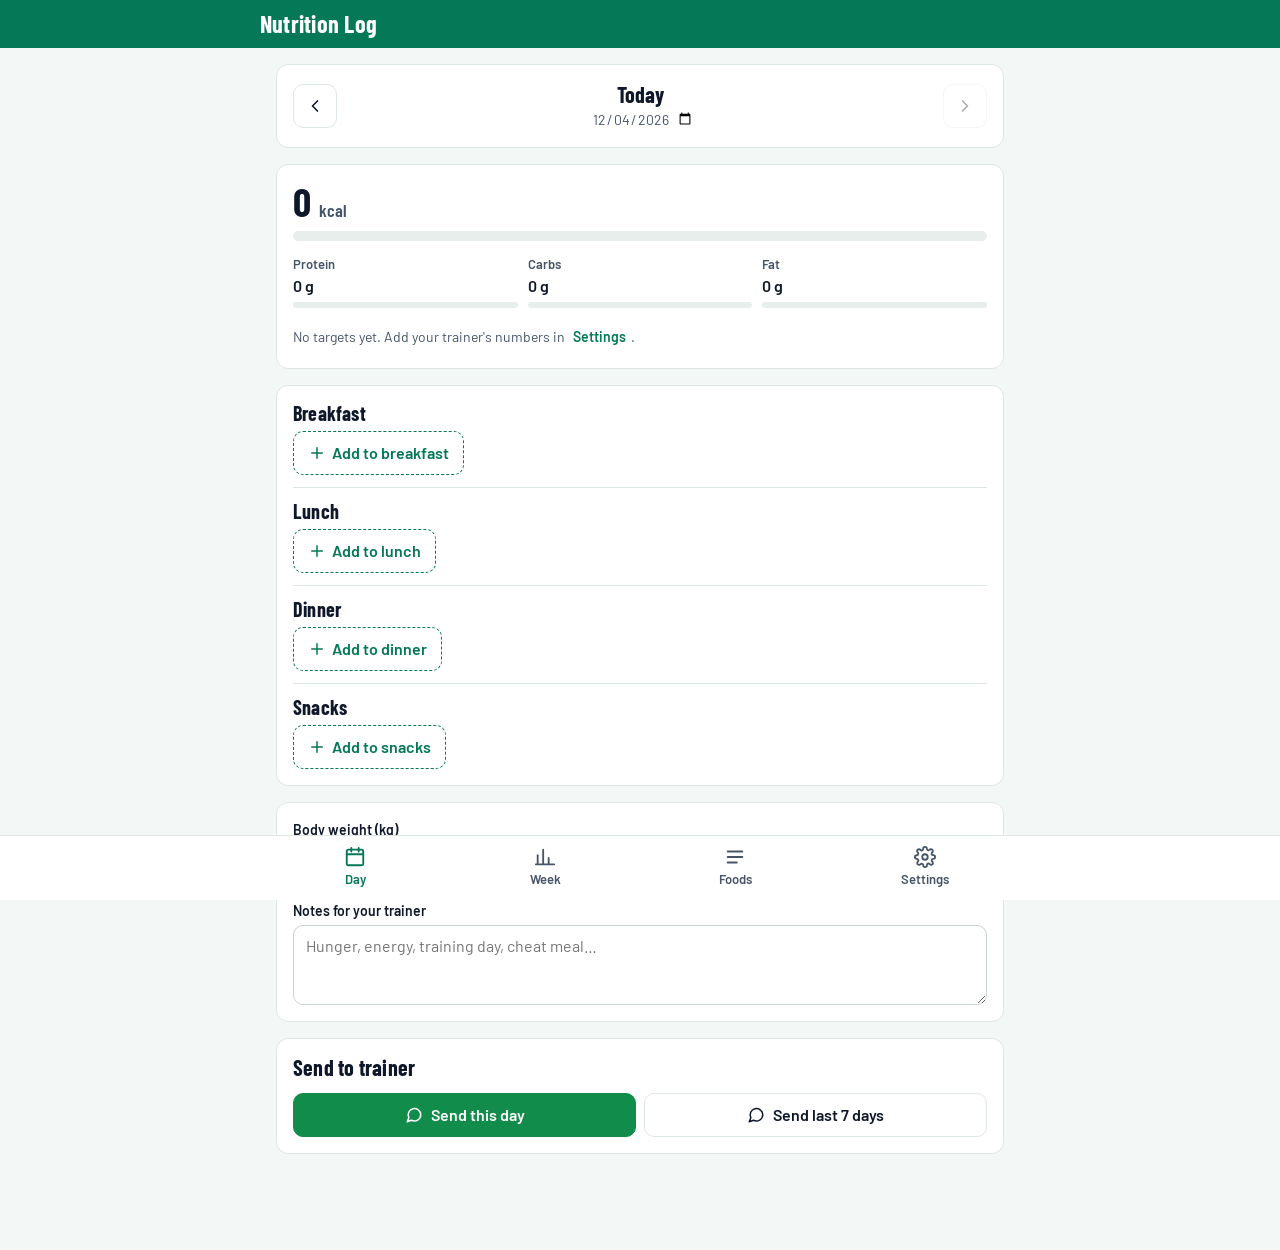
<file: index.html>
<!DOCTYPE html>
<html lang="en">
<head>
<meta charset="utf-8">
<meta name="viewport" content="width=device-width, initial-scale=1, viewport-fit=cover">
<meta name="theme-color" content="#047857">
<meta name="robots" content="noindex">
<title>Nutrition Log</title>
<link rel="manifest" href="manifest.webmanifest">
<link rel="icon" href="icon.svg" type="image/svg+xml">
<link rel="apple-touch-icon" href="icon-192.png">
<meta name="apple-mobile-web-app-capable" content="yes">
<link rel="preconnect" href="https://fonts.googleapis.com">
<link rel="preconnect" href="https://fonts.gstatic.com" crossorigin>
<link href="https://fonts.googleapis.com/css2?family=Barlow+Condensed:wght@600;700&family=Barlow:wght@400;500;600&display=swap" rel="stylesheet">
<link rel="stylesheet" href="style.css">
</head>
<body>
<header class="top">
  <div class="top-row">
    <h1 class="brand">Nutrition Log</h1>
    <span id="sync" class="sync" role="status" aria-live="polite"></span>
  </div>
  <div id="viewer-banner" class="viewer-banner" hidden>View only · shared by Fredrick</div>
</header>

<main id="app"></main>

<nav class="tabs" id="tabs" aria-label="Sections">
  <button data-tab="today" aria-current="page">
    <svg viewBox="0 0 24 24" aria-hidden="true"><rect x="3" y="4" width="18" height="17" rx="2"/><path d="M3 9h18M8 2v4M16 2v4"/></svg>
    <span>Day</span>
  </button>
  <button data-tab="week">
    <svg viewBox="0 0 24 24" aria-hidden="true"><path d="M4 20V10M10 20V4M16 20v-7M22 20H2"/></svg>
    <span>Week</span>
  </button>
  <button data-tab="foods" class="owner-only">
    <svg viewBox="0 0 24 24" aria-hidden="true"><path d="M4 6h16M4 12h16M4 18h10"/></svg>
    <span>Foods</span>
  </button>
  <button data-tab="settings" class="owner-only">
    <svg viewBox="0 0 24 24" aria-hidden="true"><circle cx="12" cy="12" r="3"/><path d="M19.4 15a1.7 1.7 0 0 0 .3 1.8l.1.1a2 2 0 1 1-2.8 2.8l-.1-.1a1.7 1.7 0 0 0-1.8-.3 1.7 1.7 0 0 0-1 1.5V21a2 2 0 1 1-4 0v-.1a1.7 1.7 0 0 0-1.1-1.5 1.7 1.7 0 0 0-1.8.3l-.1.1a2 2 0 1 1-2.8-2.8l.1-.1a1.7 1.7 0 0 0 .3-1.8 1.7 1.7 0 0 0-1.5-1H3a2 2 0 1 1 0-4h.1a1.7 1.7 0 0 0 1.5-1.1 1.7 1.7 0 0 0-.3-1.8l-.1-.1a2 2 0 1 1 2.8-2.8l.1.1a1.7 1.7 0 0 0 1.8.3H9a1.7 1.7 0 0 0 1-1.5V3a2 2 0 1 1 4 0v.1a1.7 1.7 0 0 0 1 1.5 1.7 1.7 0 0 0 1.8-.3l.1-.1a2 2 0 1 1 2.8 2.8l-.1.1a1.7 1.7 0 0 0-.3 1.8V9a1.7 1.7 0 0 0 1.5 1H21a2 2 0 1 1 0 4h-.1a1.7 1.7 0 0 0-1.5 1z"/></svg>
    <span>Settings</span>
  </button>
</nav>

<dialog id="sheet" class="sheet" aria-labelledby="sheet-title">
  <form method="dialog" class="sheet-inner" id="sheet-form"></form>
</dialog>

<div id="toast" class="toast" role="status" aria-live="polite" hidden></div>

<script src="app.js"></script>
</body>
</html>
</file>
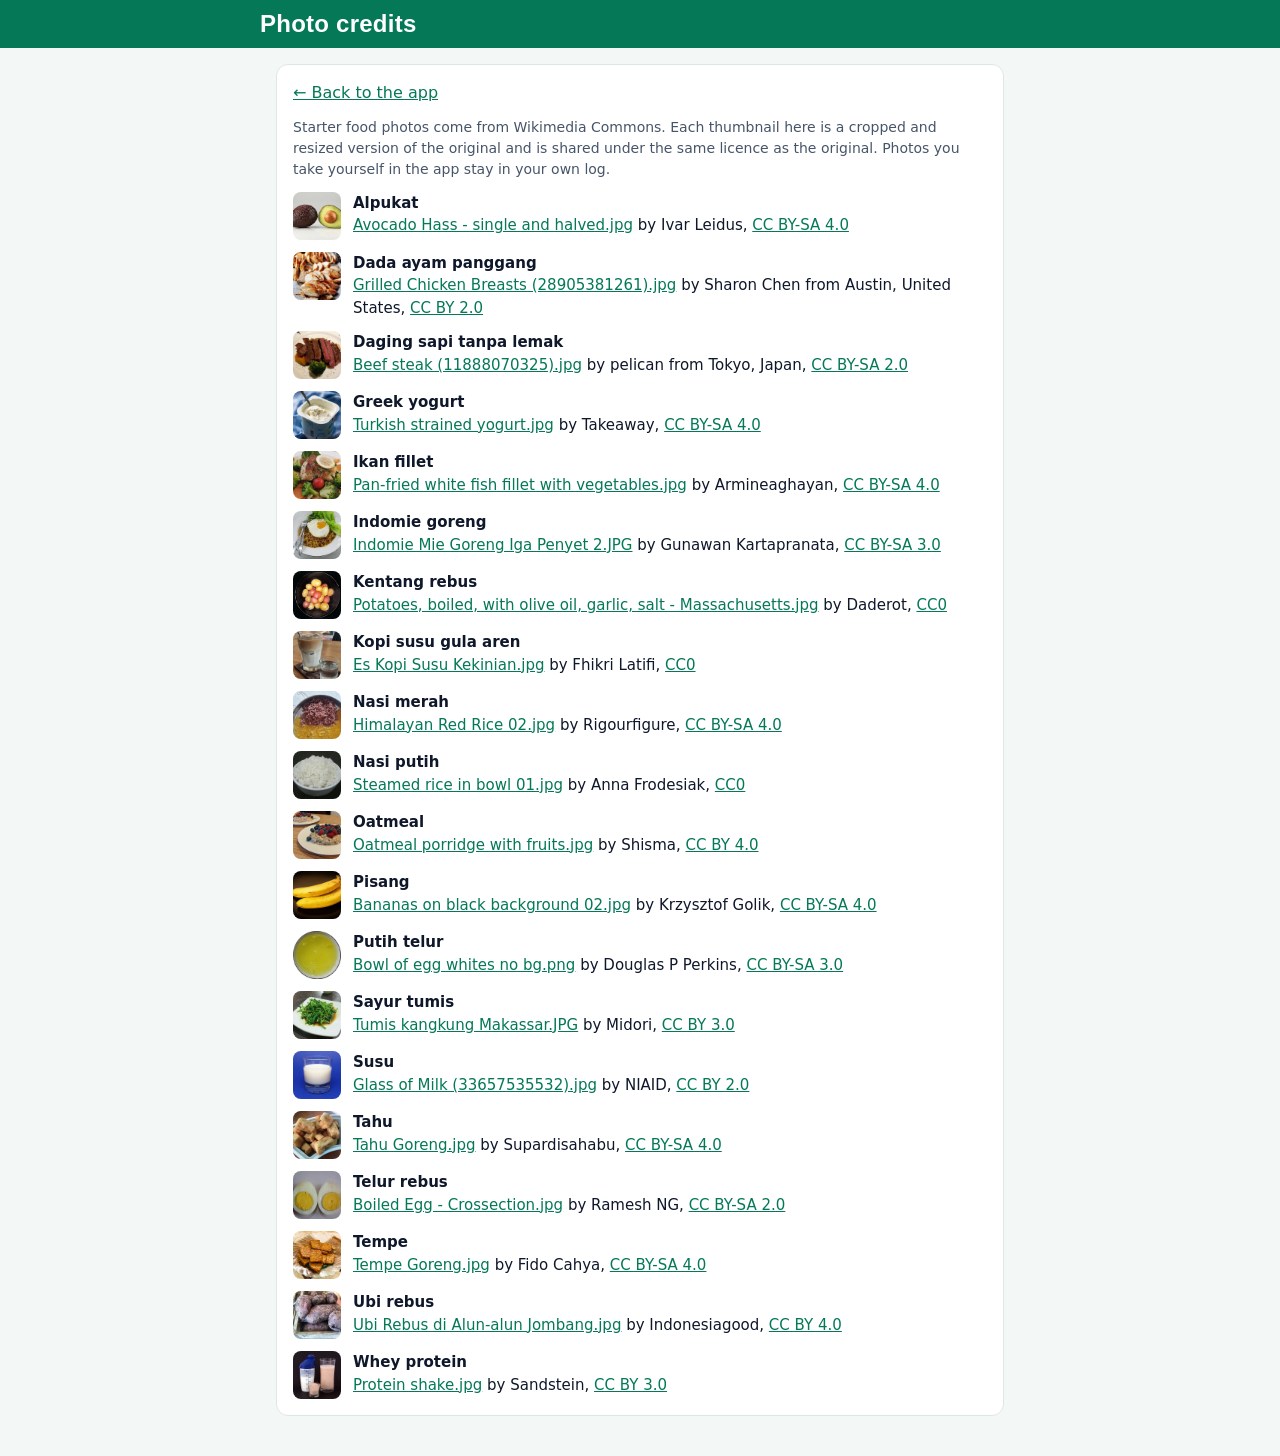
<file: credits.html>
<!DOCTYPE html>
<html lang="en"><head><meta charset="utf-8"><meta name="viewport" content="width=device-width, initial-scale=1"><meta name="robots" content="noindex">
<title>Photo credits · Nutrition Log</title><link rel="stylesheet" href="style.css">
<style>ul{list-style:none;padding:0;margin:0;display:grid;gap:12px} li{display:flex;gap:12px;align-items:flex-start;font-size:.9375rem} li img{border-radius:8px;flex:none;object-fit:cover} a{color:var(--primary);overflow-wrap:anywhere}</style></head>
<body style="padding-bottom:24px"><header class="top"><div class="top-row"><h1 class="brand">Photo credits</h1></div></header>
<main><section class="card stack">
<p style="margin:0"><a href="./">← Back to the app</a></p>
<p class="small muted" style="margin:0">Starter food photos come from Wikimedia Commons. Each thumbnail here is a cropped and resized version of the original and is shared under the same licence as the original. Photos you take yourself in the app stay in your own log.</p>
<ul><li><img src="img/foods/alpukat.webp" alt="" width="48" height="48"><div><b>Alpukat</b><br><a href="https://commons.wikimedia.org/wiki/File:Avocado_Hass_-_single_and_halved.jpg">Avocado Hass - single and halved.jpg</a> by Ivar Leidus, <a href="https://creativecommons.org/licenses/by-sa/4.0">CC BY-SA 4.0</a></div></li><li><img src="img/foods/dada-ayam.webp" alt="" width="48" height="48"><div><b>Dada ayam panggang</b><br><a href="https://commons.wikimedia.org/wiki/File:Grilled_Chicken_Breasts_(28905381261).jpg">Grilled Chicken Breasts (28905381261).jpg</a> by Sharon Chen from Austin, United States, <a href="https://creativecommons.org/licenses/by/2.0">CC BY 2.0</a></div></li><li><img src="img/foods/daging-sapi.webp" alt="" width="48" height="48"><div><b>Daging sapi tanpa lemak</b><br><a href="https://commons.wikimedia.org/wiki/File:Beef_steak_(11888070325).jpg">Beef steak (11888070325).jpg</a> by pelican from Tokyo, Japan, <a href="https://creativecommons.org/licenses/by-sa/2.0">CC BY-SA 2.0</a></div></li><li><img src="img/foods/greek-yogurt.webp" alt="" width="48" height="48"><div><b>Greek yogurt</b><br><a href="https://commons.wikimedia.org/wiki/File:Turkish_strained_yogurt.jpg">Turkish strained yogurt.jpg</a> by Takeaway, <a href="https://creativecommons.org/licenses/by-sa/4.0">CC BY-SA 4.0</a></div></li><li><img src="img/foods/ikan-fillet.webp" alt="" width="48" height="48"><div><b>Ikan fillet</b><br><a href="https://commons.wikimedia.org/wiki/File:Pan-fried_white_fish_fillet_with_vegetables.jpg">Pan-fried white fish fillet with vegetables.jpg</a> by Armineaghayan, <a href="https://creativecommons.org/licenses/by-sa/4.0">CC BY-SA 4.0</a></div></li><li><img src="img/foods/indomie-goreng.webp" alt="" width="48" height="48"><div><b>Indomie goreng</b><br><a href="https://commons.wikimedia.org/wiki/File:Indomie_Mie_Goreng_Iga_Penyet_2.JPG">Indomie Mie Goreng Iga Penyet 2.JPG</a> by Gunawan Kartapranata, <a href="https://creativecommons.org/licenses/by-sa/3.0">CC BY-SA 3.0</a></div></li><li><img src="img/foods/kentang.webp" alt="" width="48" height="48"><div><b>Kentang rebus</b><br><a href="https://commons.wikimedia.org/wiki/File:Potatoes,_boiled,_with_olive_oil,_garlic,_salt_-_Massachusetts.jpg">Potatoes, boiled, with olive oil, garlic, salt - Massachusetts.jpg</a> by Daderot, <a href="http://creativecommons.org/publicdomain/zero/1.0/deed.en">CC0</a></div></li><li><img src="img/foods/kopi-susu.webp" alt="" width="48" height="48"><div><b>Kopi susu gula aren</b><br><a href="https://commons.wikimedia.org/wiki/File:Es_Kopi_Susu_Kekinian.jpg">Es Kopi Susu Kekinian.jpg</a> by Fhikri Latifi, <a href="http://creativecommons.org/publicdomain/zero/1.0/deed.en">CC0</a></div></li><li><img src="img/foods/nasi-merah.webp" alt="" width="48" height="48"><div><b>Nasi merah</b><br><a href="https://commons.wikimedia.org/wiki/File:Himalayan_Red_Rice_02.jpg">Himalayan Red Rice 02.jpg</a> by Rigourfigure, <a href="https://creativecommons.org/licenses/by-sa/4.0">CC BY-SA 4.0</a></div></li><li><img src="img/foods/nasi-putih.webp" alt="" width="48" height="48"><div><b>Nasi putih</b><br><a href="https://commons.wikimedia.org/wiki/File:Steamed_rice_in_bowl_01.jpg">Steamed rice in bowl 01.jpg</a> by Anna Frodesiak, <a href="http://creativecommons.org/publicdomain/zero/1.0/deed.en">CC0</a></div></li><li><img src="img/foods/oatmeal.webp" alt="" width="48" height="48"><div><b>Oatmeal</b><br><a href="https://commons.wikimedia.org/wiki/File:Oatmeal_porridge_with_fruits.jpg">Oatmeal porridge with fruits.jpg</a> by Shisma, <a href="https://creativecommons.org/licenses/by/4.0">CC BY 4.0</a></div></li><li><img src="img/foods/pisang.webp" alt="" width="48" height="48"><div><b>Pisang</b><br><a href="https://commons.wikimedia.org/wiki/File:Bananas_on_black_background_02.jpg">Bananas on black background 02.jpg</a> by Krzysztof Golik, <a href="https://creativecommons.org/licenses/by-sa/4.0">CC BY-SA 4.0</a></div></li><li><img src="img/foods/putih-telur.webp" alt="" width="48" height="48"><div><b>Putih telur</b><br><a href="https://commons.wikimedia.org/wiki/File:Bowl_of_egg_whites_no_bg.png">Bowl of egg whites no bg.png</a> by Douglas P Perkins, <a href="https://creativecommons.org/licenses/by-sa/3.0">CC BY-SA 3.0</a></div></li><li><img src="img/foods/sayur-tumis.webp" alt="" width="48" height="48"><div><b>Sayur tumis</b><br><a href="https://commons.wikimedia.org/wiki/File:Tumis_kangkung_Makassar.JPG">Tumis kangkung Makassar.JPG</a> by Midori, <a href="https://creativecommons.org/licenses/by/3.0">CC BY 3.0</a></div></li><li><img src="img/foods/susu.webp" alt="" width="48" height="48"><div><b>Susu</b><br><a href="https://commons.wikimedia.org/wiki/File:Glass_of_Milk_(33657535532).jpg">Glass of Milk (33657535532).jpg</a> by NIAID, <a href="https://creativecommons.org/licenses/by/2.0">CC BY 2.0</a></div></li><li><img src="img/foods/tahu.webp" alt="" width="48" height="48"><div><b>Tahu</b><br><a href="https://commons.wikimedia.org/wiki/File:Tahu_Goreng.jpg">Tahu Goreng.jpg</a> by Supardisahabu, <a href="https://creativecommons.org/licenses/by-sa/4.0">CC BY-SA 4.0</a></div></li><li><img src="img/foods/telur-rebus.webp" alt="" width="48" height="48"><div><b>Telur rebus</b><br><a href="https://commons.wikimedia.org/wiki/File:Boiled_Egg_-_Crossection.jpg">Boiled Egg - Crossection.jpg</a> by Ramesh NG, <a href="https://creativecommons.org/licenses/by-sa/2.0">CC BY-SA 2.0</a></div></li><li><img src="img/foods/tempe.webp" alt="" width="48" height="48"><div><b>Tempe</b><br><a href="https://commons.wikimedia.org/wiki/File:Tempe_Goreng.jpg">Tempe Goreng.jpg</a> by Fido Cahya, <a href="https://creativecommons.org/licenses/by-sa/4.0">CC BY-SA 4.0</a></div></li><li><img src="img/foods/ubi.webp" alt="" width="48" height="48"><div><b>Ubi rebus</b><br><a href="https://commons.wikimedia.org/wiki/File:Ubi_Rebus_di_Alun-alun_Jombang.jpg">Ubi Rebus di Alun-alun Jombang.jpg</a> by Indonesiagood, <a href="https://creativecommons.org/licenses/by/4.0">CC BY 4.0</a></div></li><li><img src="img/foods/whey.webp" alt="" width="48" height="48"><div><b>Whey protein</b><br><a href="https://commons.wikimedia.org/wiki/File:Protein_shake.jpg">Protein shake.jpg</a> by Sandstein, <a href="https://creativecommons.org/licenses/by/3.0">CC BY 3.0</a></div></li></ul></section></main></body></html>
</file>
<file: style.css>
:root {
  --primary: #047857;
  --primary-ink: #ffffff;
  --primary-soft: #d1fae5;
  --accent: #c2410c;
  --bg: #f3f7f5;
  --card: #ffffff;
  --ink: #0f172a;
  --muted: #475569;
  --line: #dfe7e3;
  --danger: #b91c1c;
  --over: #c2410c;
  --p: #047857;   /* protein */
  --c: #1d4ed8;   /* carbs */
  --f: #b45309;   /* fat */
  --radius: 12px;
  --tabs-h: 64px;
  font-family: "Barlow", system-ui, -apple-system, "Segoe UI", sans-serif;
  color: var(--ink);
  background: var(--bg);
  -webkit-text-size-adjust: 100%;
}
* { box-sizing: border-box; }
html, body { margin: 0; }
body { font-size: 16px; line-height: 1.5; min-height: 100vh; padding-bottom: calc(var(--tabs-h) + env(safe-area-inset-bottom) + 16px); }
button, input, select, textarea { font: inherit; color: inherit; }
button { cursor: pointer; }
:focus-visible { outline: 3px solid var(--primary); outline-offset: 2px; }
h1, h2, h3 { font-family: "Barlow Condensed", "Barlow", sans-serif; letter-spacing: .01em; margin: 0; line-height: 1.15; }
[hidden] { display: none !important; }

/* Header */
.top { position: sticky; top: 0; z-index: 5; background: var(--primary); color: var(--primary-ink); padding: calc(env(safe-area-inset-top) + 10px) 16px 10px; }
.top-row { display: flex; align-items: center; justify-content: space-between; gap: 12px; max-width: 760px; margin: 0 auto; }
.brand { font-size: 1.5rem; font-weight: 700; }
.sync { font-size: .8125rem; opacity: .95; white-space: nowrap; }
.sync.err { background: #fff; color: var(--danger); padding: 2px 8px; border-radius: 999px; font-weight: 600; }
.viewer-banner { max-width: 760px; margin: 6px auto 0; font-size: .875rem; font-weight: 500; }

main { max-width: 760px; margin: 0 auto; padding: 16px; display: grid; gap: 16px; }

/* Cards */
.card { background: var(--card); border: 1px solid var(--line); border-radius: var(--radius); padding: 16px; }
.card h2 { font-size: 1.375rem; font-weight: 700; }
.card-head { display: flex; align-items: center; justify-content: space-between; gap: 8px; margin-bottom: 8px; }
.muted { color: var(--muted); }
.small { font-size: .875rem; }

/* Date bar */
.datebar { display: flex; align-items: center; gap: 8px; }
.datebar .label { flex: 1; text-align: center; }
.datebar .label strong { display: block; font-family: "Barlow Condensed", sans-serif; font-size: 1.375rem; line-height: 1.2; }
.datebar input[type=date] { border: 0; background: none; color: var(--muted); font-size: .875rem; text-align: center; padding: 0; }
.icon-btn { width: 44px; height: 44px; display: inline-grid; place-items: center; border: 1px solid var(--line); background: var(--card); border-radius: 10px; flex: none; }
.icon-btn svg { width: 20px; height: 20px; fill: none; stroke: currentColor; stroke-width: 2; stroke-linecap: round; stroke-linejoin: round; }
.icon-btn:hover { background: var(--bg); }
.icon-btn:disabled { opacity: .35; cursor: default; }

/* Totals */
.kcal-row { display: flex; align-items: baseline; justify-content: space-between; gap: 8px; }
.kcal-big { font-family: "Barlow Condensed", sans-serif; font-size: 2.5rem; font-weight: 700; line-height: 1; }
.kcal-big small { font-size: 1.125rem; color: var(--muted); font-weight: 600; }
.left { font-weight: 600; }
.left.over { color: var(--over); }
.bar { height: 10px; background: #e7eeeb; border-radius: 999px; overflow: hidden; margin: 10px 0 14px; }
.bar > span { display: block; height: 100%; background: var(--primary); border-radius: 999px; transition: width .2s ease; }
.bar.over > span { background: var(--over); }
.macros { display: grid; grid-template-columns: repeat(3, 1fr); gap: 10px; }
.macro .name { font-size: .8125rem; color: var(--muted); font-weight: 600; }
.macro .val { font-weight: 600; }
.macro .bar { height: 6px; margin: 4px 0 0; }
.macro.p .bar > span { background: var(--p); }
.macro.c .bar > span { background: var(--c); }
.macro.f .bar > span { background: var(--f); }
.macro .bar.over > span { background: var(--over); }

/* Meals */
.meal + .meal { border-top: 1px solid var(--line); margin-top: 12px; padding-top: 12px; }
.meal-head { display: flex; align-items: center; justify-content: space-between; gap: 8px; }
.meal-head h3 { font-size: 1.25rem; }
.meal-head .sum { font-size: .875rem; color: var(--muted); }
.entries { list-style: none; margin: 6px 0 0; padding: 0; }
.entry { display: flex; align-items: center; gap: 8px; padding: 8px 0; border-bottom: 1px dashed var(--line); }
.entry:last-child { border-bottom: 0; }
.entry .info { flex: 1; min-width: 0; }
.entry .nm { font-weight: 500; overflow-wrap: anywhere; }
.entry .mac { font-size: .8125rem; color: var(--muted); }
.entry .kc { font-weight: 600; white-space: nowrap; }
.add-btn { margin-top: 6px; display: inline-flex; align-items: center; gap: 6px; min-height: 44px; padding: 0 14px; border: 1px dashed var(--primary); color: var(--primary); background: transparent; border-radius: 10px; font-weight: 600; }
.add-btn:hover { background: var(--primary-soft); }

/* Buttons */
.btn { min-height: 44px; padding: 0 18px; border-radius: 10px; border: 1px solid var(--line); background: var(--card); font-weight: 600; display: inline-flex; align-items: center; justify-content: center; gap: 8px; text-decoration: none; transition: background .15s ease, transform .1s ease; }
.btn:active { transform: translateY(1px); }
.btn.primary { background: var(--primary); border-color: var(--primary); color: var(--primary-ink); }
.btn.primary:hover { background: #065f46; }
.btn.wa { background: #128c4b; border-color: #128c4b; color: #fff; }
.btn.wa:hover { background: #0e7a40; }
.btn.danger { color: var(--danger); border-color: #f1c4c4; }
.btn.ghost { border-color: transparent; background: transparent; }
.btn svg { width: 18px; height: 18px; fill: none; stroke: currentColor; stroke-width: 2; stroke-linecap: round; stroke-linejoin: round; }
.btn-row { display: flex; flex-wrap: wrap; gap: 8px; }
.btn-row .btn { flex: 1 1 160px; }

/* Forms */
.field { display: grid; gap: 4px; }
.field label { font-size: .875rem; font-weight: 600; }
.field .hint { font-size: .8125rem; color: var(--muted); }
input[type=text], input[type=number], input[type=tel], input[type=password], input[type=search], select, textarea {
  width: 100%; min-height: 44px; padding: 8px 12px; border: 1px solid #c9d6d0; border-radius: 10px; background: #fff;
}
textarea { min-height: 80px; resize: vertical; }
.grid2 { display: grid; grid-template-columns: 1fr 1fr; gap: 12px; }
.grid4 { display: grid; grid-template-columns: repeat(4, 1fr); gap: 8px; }
.stack { display: grid; gap: 12px; }

/* Week */
.week-table { width: 100%; border-collapse: collapse; font-size: .9375rem; }
.week-table th, .week-table td { text-align: right; padding: 8px 4px; border-bottom: 1px solid var(--line); white-space: nowrap; }
.week-table th:first-child, .week-table td:first-child { text-align: left; }
.week-table th { font-size: .8125rem; color: var(--muted); font-weight: 600; }
.week-table tr.avg td { font-weight: 700; border-bottom: 0; }
.week-table td.over { color: var(--over); font-weight: 600; }
.week-table tr.empty td { color: #94a3b8; }
.week-table button.daylink { background: none; border: 0; padding: 0; color: var(--primary); font-weight: 600; text-decoration: underline; text-underline-offset: 3px; min-height: 32px; }
.chart { display: grid; grid-template-columns: repeat(7, 1fr); gap: 6px; align-items: end; height: 140px; position: relative; margin: 8px 0 4px; }
.chart .col { height: 100%; display: flex; flex-direction: column; justify-content: flex-end; align-items: stretch; }
.chart .col span { background: var(--primary); border-radius: 6px 6px 0 0; min-height: 2px; }
.chart .col.over span { background: var(--over); }
.chart .target { position: absolute; left: 0; right: 0; border-top: 2px dashed var(--muted); }
.chart-labels { display: grid; grid-template-columns: repeat(7, 1fr); gap: 6px; font-size: .75rem; color: var(--muted); text-align: center; }
.legend { display: flex; gap: 16px; font-size: .8125rem; color: var(--muted); flex-wrap: wrap; }
.legend i { display: inline-block; width: 12px; height: 12px; border-radius: 3px; vertical-align: -1px; margin-right: 4px; background: var(--primary); }
.legend i.ov { background: var(--over); }
.legend i.tg { background: none; border-top: 2px dashed var(--muted); height: 0; width: 16px; border-radius: 0; vertical-align: 3px; }
.scroll-x { overflow-x: auto; }

/* Foods list */
.search { margin-bottom: 8px; }
.food-list { list-style: none; margin: 0; padding: 0; }
.food-list li { border-bottom: 1px solid var(--line); }
.food-list li:last-child { border-bottom: 0; }
.food-item { width: 100%; display: flex; align-items: center; gap: 8px; text-align: left; background: none; border: 0; padding: 10px 4px; min-height: 52px; }
.food-item:hover { background: var(--bg); }
.food-item .info { flex: 1; min-width: 0; }
.food-item .nm { font-weight: 500; }
.food-item .mac { font-size: .8125rem; color: var(--muted); }

/* Sheet */
.sheet { border: 0; padding: 0; width: 100%; max-width: 560px; margin: auto auto 0; border-radius: 16px 16px 0 0; max-height: 92vh; background: var(--card); color: var(--ink); }
@media (min-width: 640px) { .sheet { margin: auto; border-radius: 16px; } }
.sheet::backdrop { background: rgba(15, 23, 42, .45); }
.sheet-inner { padding: 16px 16px calc(16px + env(safe-area-inset-bottom)); display: grid; gap: 12px; }
.sheet-head { display: flex; align-items: center; justify-content: space-between; gap: 8px; }
.sheet-head h2 { font-size: 1.375rem; }
.sheet .food-list { max-height: 46vh; overflow-y: auto; }
.qty { display: flex; align-items: center; gap: 8px; }
.qty input { text-align: center; max-width: 110px; font-weight: 600; font-size: 1.125rem; }
.preview { background: var(--bg); border-radius: 10px; padding: 10px 12px; font-size: .9375rem; }
.preview strong { font-size: 1.125rem; }
.check { display: flex; align-items: center; gap: 10px; min-height: 44px; }
.check input { width: 20px; height: 20px; accent-color: var(--primary); }

/* Tabs */
.tabs { position: fixed; left: 0; right: 0; bottom: 0; z-index: 6; display: flex; justify-content: center; background: var(--card); border-top: 1px solid var(--line); padding-bottom: env(safe-area-inset-bottom); }
.tabs button { flex: 1; max-width: 190px; height: var(--tabs-h); background: none; border: 0; display: grid; place-items: center; align-content: center; gap: 2px; color: var(--muted); font-size: .8125rem; font-weight: 600; }
.tabs button svg { width: 22px; height: 22px; fill: none; stroke: currentColor; stroke-width: 2; stroke-linecap: round; stroke-linejoin: round; }
.tabs button[aria-current=page] { color: var(--primary); }
body.viewer .owner-only { display: none !important; }

.toast { position: fixed; left: 50%; bottom: calc(var(--tabs-h) + env(safe-area-inset-bottom) + 12px); transform: translateX(-50%); background: var(--ink); color: #fff; padding: 10px 16px; border-radius: 10px; font-size: .9375rem; z-index: 20; max-width: calc(100% - 32px); }
.empty-state { text-align: center; padding: 24px 8px; color: var(--muted); }
.note-text { white-space: pre-wrap; }
code { background: var(--bg); padding: 1px 6px; border-radius: 6px; font-size: .875em; overflow-wrap: anywhere; }
ol.steps { margin: 0; padding-left: 20px; display: grid; gap: 6px; }

@media (prefers-reduced-motion: reduce) { * { transition: none !important; } }

/* Food photos */
.thumb { width: 56px; height: 56px; flex: none; border-radius: 10px; object-fit: cover; background: #e7eeeb; display: inline-grid; place-items: center; }
.thumb.ph { background: hsl(var(--h, 150) 45% 90%); color: hsl(var(--h, 150) 45% 28%); font-family: "Barlow Condensed", sans-serif; font-weight: 700; font-size: 1.25rem; }
.thumb.lg { width: 88px; height: 88px; border-radius: 14px; font-size: 2rem; }
.food-hero { display: flex; align-items: center; gap: 12px; }
.photo-row { display: flex; align-items: center; gap: 12px; }
.photo-btns { display: flex; flex-wrap: wrap; gap: 8px; }
.photo-btns label.btn { cursor: pointer; }
.entry .thumb { width: 48px; height: 48px; }
</file>
